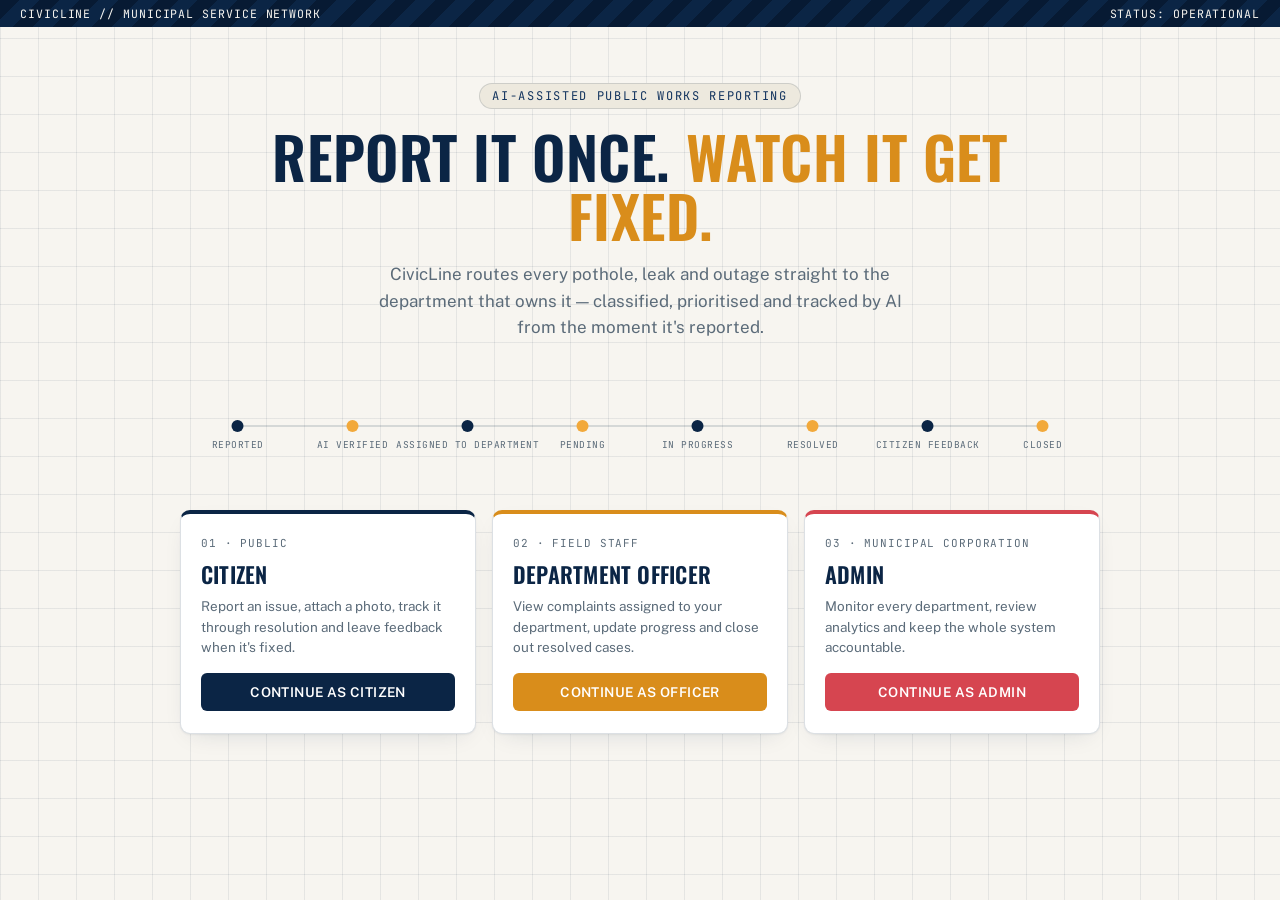
<file: index.html>
<!DOCTYPE html>
<html lang="en">
<head>
<meta charset="UTF-8">
<meta name="viewport" content="width=device-width, initial-scale=1.0">
<title>CivicLine — AI Smart Civic Issue Reporting & Resolution System</title>
<link rel="preconnect" href="https://fonts.googleapis.com">
<link href="https://fonts.googleapis.com/css2?family=Oswald:wght@400;500;600;700&family=Public+Sans:wght@400;500;600;700&family=JetBrains+Mono:wght@400;500;600&display=swap" rel="stylesheet">
<style>
/* ============ TOKENS ============ */
:root{
  --navy:#0B2545;
  --navy-light:#13345E;
  --navy-dark:#071A33;
  --amber:#F2A93B;
  --amber-dark:#D98D1B;
  --red:#D64550;
  --green:#2E8B57;
  --paper:#F7F5F0;
  --paper-dim:#EDE9DE;
  --card:#FFFFFF;
  --slate:#5B6B79;
  --ink:#1B2430;
  --line:rgba(11,37,69,0.14);
  --line-soft:rgba(11,37,69,0.08);
  --radius:10px;
  --font-display:'Oswald',sans-serif;
  --font-body:'Public Sans',sans-serif;
  --font-mono:'JetBrains Mono',monospace;
  --shadow:0 1px 2px rgba(11,37,69,.06), 0 8px 24px -12px rgba(11,37,69,.18);
}
*{box-sizing:border-box;}
html,body{margin:0;padding:0;}
body{
  font-family:var(--font-body);
  background:var(--paper);
  color:var(--ink);
  -webkit-font-smoothing:antialiased;
  background-image:
    linear-gradient(var(--line-soft) 1px, transparent 1px),
    linear-gradient(90deg, var(--line-soft) 1px, transparent 1px);
  background-size:38px 38px;
}
h1,h2,h3,h4{font-family:var(--font-display);font-weight:600;letter-spacing:.01em;margin:0;color:var(--navy);text-transform:uppercase;}
a{color:inherit;}
button{font-family:var(--font-body);cursor:pointer;}
:focus-visible{outline:3px solid var(--amber);outline-offset:2px;}
.mono{font-family:var(--font-mono);}
.hidden{display:none !important;}

/* ============ LAYOUT SHELLS ============ */
#app{min-height:100vh;display:flex;flex-direction:column;}

/* ---- Top ticker bar (signature municipal-sign strip) ---- */
.ticker{
  background:repeating-linear-gradient(135deg, var(--navy-dark) 0 14px, var(--navy) 14px 28px);
  color:var(--paper);
  font-family:var(--font-mono);
  font-size:11.5px;
  letter-spacing:.08em;
  padding:6px 20px;
  display:flex;justify-content:space-between;
  text-transform:uppercase;
}

/* ---- Landing ---- */
.landing{
  flex:1;display:flex;flex-direction:column;align-items:center;
  padding:56px 20px 80px;
}
.landing-header{max-width:880px;text-align:center;margin-bottom:44px;}
.eyebrow{
  display:inline-block;font-family:var(--font-mono);font-size:12px;letter-spacing:.14em;
  color:var(--navy-light);background:var(--paper-dim);border:1px solid var(--line);
  padding:4px 12px;border-radius:100px;margin-bottom:18px;text-transform:uppercase;
}
.landing-header h1{font-size:clamp(32px,6vw,58px);line-height:1.02;}
.landing-header h1 span{color:var(--amber-dark);}
.landing-header p{font-size:17px;color:var(--slate);max-width:560px;margin:16px auto 0;line-height:1.55;}

/* Signature: transit-map style status line on landing */
.flow-rail{max-width:920px;width:100%;margin:8px 0 48px;}
.flow-rail svg{width:100%;height:auto;display:block;}

.role-grid{display:grid;grid-template-columns:repeat(auto-fit,minmax(230px,1fr));gap:16px;max-width:920px;width:100%;}
.role-card{
  background:var(--card);border:1px solid var(--line);border-radius:var(--radius);
  padding:22px 20px;text-align:left;box-shadow:var(--shadow);
  border-top:4px solid var(--navy);position:relative;overflow:hidden;
  transition:transform .15s ease;
}
.role-card:hover{transform:translateY(-3px);}
.role-card .tag{font-family:var(--font-mono);font-size:11px;color:var(--slate);letter-spacing:.08em;text-transform:uppercase;}
.role-card h3{font-size:22px;margin:8px 0 6px;}
.role-card p{color:var(--slate);font-size:13.5px;line-height:1.5;margin:0 0 16px;}
.role-card button{
  width:100%;padding:11px;border-radius:6px;border:none;background:var(--navy);color:#fff;
  font-weight:600;font-size:13.5px;letter-spacing:.03em;text-transform:uppercase;
}
.role-card button:hover{background:var(--navy-light);}
.role-card.officer{border-top-color:var(--amber-dark);}
.role-card.officer button{background:var(--amber-dark);}
.role-card.officer button:hover{background:var(--amber);}
.role-card.admin{border-top-color:var(--red);}
.role-card.admin button{background:var(--red);}
.role-card.admin button:hover{background:#c1394a;}

.login-form{display:none;flex-direction:column;gap:10px;margin-top:4px;}
.login-form.show{display:flex;}
.login-form input,.login-form select{
  padding:9px 10px;border:1px solid var(--line);border-radius:6px;font-family:var(--font-body);font-size:13.5px;background:var(--paper);
}
.login-form .go{background:var(--green) !important;}

/* ---- App shell (post-login) ---- */
.shell{flex:1;display:flex;min-height:100vh;}
.sidebar{
  width:230px;flex-shrink:0;background:var(--navy);color:#dfe7f2;
  display:flex;flex-direction:column;padding:22px 0;position:sticky;top:0;height:100vh;
}
.sidebar .brand{padding:0 20px 20px;border-bottom:1px solid rgba(255,255,255,.12);margin-bottom:14px;}
.sidebar .brand b{font-family:var(--font-display);font-size:19px;color:#fff;letter-spacing:.02em;text-transform:uppercase;}
.sidebar .brand div{font-family:var(--font-mono);font-size:10.5px;opacity:.65;margin-top:3px;text-transform:uppercase;letter-spacing:.08em;}
.sidebar nav{display:flex;flex-direction:column;gap:2px;padding:0 10px;}
.sidebar nav button{
  background:none;border:none;color:#c9d5e6;text-align:left;padding:10px 12px;border-radius:6px;
  font-size:13.5px;font-weight:500;display:flex;align-items:center;gap:9px;
}
.sidebar nav button:hover{background:rgba(255,255,255,.06);color:#fff;}
.sidebar nav button.active{background:var(--amber);color:var(--navy-dark);font-weight:700;}
.sidebar .who{margin-top:auto;padding:16px 20px 0;border-top:1px solid rgba(255,255,255,.12);}
.sidebar .who .name{font-weight:600;color:#fff;font-size:13.5px;}
.sidebar .who .role{font-family:var(--font-mono);font-size:10.5px;opacity:.6;text-transform:uppercase;letter-spacing:.06em;}
.sidebar .who button{margin-top:10px;width:100%;background:rgba(255,255,255,.08);border:none;color:#fff;padding:8px;border-radius:6px;font-size:12.5px;}
.sidebar .who button:hover{background:rgba(255,255,255,.16);}

.main{flex:1;padding:28px 34px 60px;max-width:1200px;}
.view{display:none;}
.view.active{display:block;}
.page-head{display:flex;justify-content:space-between;align-items:flex-end;flex-wrap:wrap;gap:14px;margin-bottom:22px;}
.page-head h2{font-size:26px;}
.page-head .sub{color:var(--slate);font-size:13.5px;margin-top:4px;}

/* ---- Cards / stats ---- */
.stat-grid{display:grid;grid-template-columns:repeat(auto-fit,minmax(150px,1fr));gap:12px;margin-bottom:26px;}
.stat-card{background:var(--card);border:1px solid var(--line);border-radius:var(--radius);padding:14px 16px;box-shadow:var(--shadow);}
.stat-card .num{font-family:var(--font-display);font-size:30px;color:var(--navy);}
.stat-card .lbl{font-size:11.5px;color:var(--slate);text-transform:uppercase;letter-spacing:.06em;font-family:var(--font-mono);}
.stat-card.accent-red .num{color:var(--red);}
.stat-card.accent-amber .num{color:var(--amber-dark);}
.stat-card.accent-green .num{color:var(--green);}

.panel{background:var(--card);border:1px solid var(--line);border-radius:var(--radius);box-shadow:var(--shadow);padding:22px;margin-bottom:22px;}
.panel h3{font-size:16px;margin-bottom:14px;}

/* ---- Form elements ---- */
.field{margin-bottom:14px;}
.field label{display:block;font-size:12.5px;font-weight:600;color:var(--navy-light);margin-bottom:5px;text-transform:uppercase;letter-spacing:.04em;font-family:var(--font-mono);}
.field input,.field select,.field textarea{
  width:100%;padding:10px 11px;border:1px solid var(--line);border-radius:6px;font-family:var(--font-body);font-size:14px;background:var(--paper);color:var(--ink);
}
.field textarea{min-height:90px;resize:vertical;}
.row2{display:grid;grid-template-columns:1fr 1fr;gap:14px;}
.btn{padding:10px 18px;border-radius:6px;border:none;font-weight:600;font-size:13.5px;letter-spacing:.02em;background:var(--navy);color:#fff;text-transform:uppercase;}
.btn:hover{background:var(--navy-light);}
.btn.amber{background:var(--amber-dark);}
.btn.amber:hover{background:var(--amber);}
.btn.ghost{background:none;border:1px solid var(--line);color:var(--navy);}
.btn.ghost:hover{background:var(--paper-dim);}
.btn.sm{padding:6px 12px;font-size:12px;}

.ai-box{
  background:linear-gradient(135deg,rgba(11,37,69,.05),rgba(242,169,59,.08));
  border:1px dashed var(--navy-light);border-radius:8px;padding:13px 15px;margin:14px 0;font-size:13px;color:var(--navy-light);
}
.ai-box b{font-family:var(--font-mono);font-size:10.5px;letter-spacing:.08em;text-transform:uppercase;color:var(--amber-dark);display:block;margin-bottom:6px;}

/* ---- Badges ---- */
.badge{display:inline-block;padding:3px 9px;border-radius:100px;font-size:11px;font-weight:700;text-transform:uppercase;letter-spacing:.03em;font-family:var(--font-mono);}
.badge.High{background:rgba(214,69,80,.12);color:var(--red);}
.badge.Medium{background:rgba(242,169,59,.16);color:var(--amber-dark);}
.badge.Low{background:rgba(46,139,87,.12);color:var(--green);}
.badge.status{background:var(--paper-dim);color:var(--navy);border:1px solid var(--line);}
.badge.status.Resolved,.badge.status.Closed{background:rgba(46,139,87,.12);color:var(--green);}
.badge.status.InProgress{background:rgba(242,169,59,.16);color:var(--amber-dark);}

/* ---- Complaint cards / table ---- */
.complaint-card{background:var(--card);border:1px solid var(--line);border-radius:var(--radius);box-shadow:var(--shadow);padding:18px 20px;margin-bottom:14px;}
.complaint-card .top{display:flex;justify-content:space-between;gap:10px;flex-wrap:wrap;align-items:flex-start;}
.complaint-card .id{font-family:var(--font-mono);color:var(--slate);font-size:11.5px;}
.complaint-card h4{font-size:17px;text-transform:none;color:var(--ink);margin:4px 0 3px;font-family:var(--font-body);font-weight:700;}
.complaint-card .meta{font-size:12.5px;color:var(--slate);margin-bottom:10px;}
.complaint-card .desc{font-size:13.5px;color:var(--ink);line-height:1.5;margin-bottom:10px;}
.badges{display:flex;gap:6px;flex-wrap:wrap;}

/* Station tracker (signature element reused inside complaint cards) */
.tracker{display:flex;align-items:center;margin:16px 0 6px;overflow-x:auto;padding-bottom:4px;}
.tracker .stn{display:flex;flex-direction:column;align-items:center;min-width:84px;position:relative;}
.tracker .dot{width:14px;height:14px;border-radius:50%;background:var(--paper-dim);border:2px solid var(--line);z-index:2;}
.tracker .stn.done .dot{background:var(--navy);border-color:var(--navy);}
.tracker .stn.current .dot{background:var(--amber);border-color:var(--amber-dark);box-shadow:0 0 0 4px rgba(242,169,59,.25);}
.tracker .lbl{font-size:9.5px;text-align:center;margin-top:6px;color:var(--slate);text-transform:uppercase;letter-spacing:.03em;font-family:var(--font-mono);line-height:1.3;max-width:84px;}
.tracker .stn.done .lbl,.tracker .stn.current .lbl{color:var(--navy);font-weight:700;}
.tracker .track{position:absolute;top:6px;left:-50%;width:100%;height:2px;background:var(--line);z-index:1;}
.tracker .stn.done .track{background:var(--navy);}
.tracker .stn:first-child .track{display:none;}

.photo-pair{display:grid;grid-template-columns:1fr 1fr;gap:10px;margin:12px 0;}
.photo-pair .ph{border:1px solid var(--line);border-radius:8px;overflow:hidden;background:var(--paper-dim);}
.photo-pair .ph img{width:100%;height:120px;object-fit:cover;display:block;}
.photo-pair .ph .cap{font-size:10.5px;font-family:var(--font-mono);text-transform:uppercase;padding:4px 8px;color:var(--slate);letter-spacing:.05em;}
.photo-pair .ph.empty{display:flex;align-items:center;justify-content:center;height:120px;color:var(--slate);font-size:12px;}

table{width:100%;border-collapse:collapse;font-size:13px;}
th{text-align:left;font-family:var(--font-mono);font-size:10.5px;text-transform:uppercase;letter-spacing:.05em;color:var(--slate);padding:8px 10px;border-bottom:2px solid var(--line);}
td{padding:10px;border-bottom:1px solid var(--line-soft);vertical-align:top;}
tr:hover td{background:var(--paper-dim);}
.table-wrap{overflow-x:auto;}

.bar-chart{display:flex;flex-direction:column;gap:10px;}
.bar-row{display:grid;grid-template-columns:170px 1fr 34px;align-items:center;gap:10px;font-size:12.5px;}
.bar-row .track{background:var(--paper-dim);border-radius:5px;height:14px;overflow:hidden;}
.bar-row .fill{height:100%;background:var(--navy);border-radius:5px;}

.empty-state{text-align:center;padding:40px 20px;color:var(--slate);}
.empty-state b{display:block;color:var(--navy);font-family:var(--font-display);font-size:16px;text-transform:uppercase;margin-bottom:6px;}

.filters{display:flex;gap:10px;flex-wrap:wrap;margin-bottom:16px;}
.filters select{padding:7px 10px;border:1px solid var(--line);border-radius:6px;font-size:12.5px;background:var(--card);}

.modal-bg{position:fixed;inset:0;background:rgba(11,20,33,.55);display:flex;align-items:center;justify-content:center;z-index:50;padding:20px;}
.modal{background:var(--card);border-radius:12px;max-width:460px;width:100%;padding:24px;box-shadow:0 20px 60px rgba(0,0,0,.3);max-height:90vh;overflow-y:auto;}
.modal h3{margin-bottom:14px;}
.modal .close-x{float:right;background:none;border:none;font-size:20px;color:var(--slate);}

.toast{position:fixed;bottom:20px;right:20px;background:var(--navy);color:#fff;padding:13px 18px;border-radius:8px;font-size:13.5px;box-shadow:0 10px 30px rgba(0,0,0,.25);z-index:100;max-width:320px;border-left:4px solid var(--amber);}

.stars{display:flex;gap:4px;font-size:22px;cursor:pointer;}
.stars span{color:var(--line);}
.stars span.on{color:var(--amber-dark);}

.future-list{display:grid;grid-template-columns:repeat(auto-fit,minmax(220px,1fr));gap:12px;}
.future-list .fi{background:var(--card);border:1px solid var(--line);border-radius:8px;padding:14px;font-size:12.5px;color:var(--slate);}
.future-list .fi b{display:block;color:var(--navy);font-family:var(--font-display);font-size:13.5px;text-transform:uppercase;margin-bottom:4px;}

@media (max-width:820px){
  .shell{flex-direction:column;}
  .sidebar{width:100%;height:auto;position:relative;flex-direction:row;overflow-x:auto;padding:12px;}
  .sidebar .brand{display:none;}
  .sidebar nav{flex-direction:row;padding:0;}
  .sidebar .who{display:none;}
  .main{padding:20px 16px 50px;}
  .row2{grid-template-columns:1fr;}
}
</style>
</head>
<body>
<div id="app">

  <div class="ticker">
    <span>CIVICLINE // MUNICIPAL SERVICE NETWORK</span>
    <span id="clock">STATUS: OPERATIONAL</span>
  </div>

  <!-- ===================== LANDING ===================== -->
  <div class="landing" id="landing">
    <div class="landing-header">
      <span class="eyebrow">AI-Assisted Public Works Reporting</span>
      <h1>Report it once. <span>Watch it get fixed.</span></h1>
      <p>CivicLine routes every pothole, leak and outage straight to the department that owns it — classified, prioritised and tracked by AI from the moment it's reported.</p>
    </div>

    <div class="flow-rail" id="flowRail"></div>

    <div class="role-grid" id="roleGrid">
      <div class="role-card citizen">
        <div class="tag">01 · Public</div>
        <h3>Citizen</h3>
        <p>Report an issue, attach a photo, track it through resolution and leave feedback when it's fixed.</p>
        <button data-role="citizen">Continue as Citizen</button>
        <div class="login-form" data-form="citizen">
          <input type="text" placeholder="Full name" data-field="name">
          <input type="text" placeholder="Ward / Area (e.g. Kothrud)" data-field="area">
          <button class="go" data-login="citizen">Enter Citizen Portal →</button>
        </div>
      </div>
      <div class="role-card officer">
        <div class="tag">02 · Field Staff</div>
        <h3>Department Officer</h3>
        <p>View complaints assigned to your department, update progress and close out resolved cases.</p>
        <button data-role="officer">Continue as Officer</button>
        <div class="login-form" data-form="officer">
          <input type="text" placeholder="Officer name" data-field="name">
          <select data-field="dept">
            <option value="">Select department…</option>
          </select>
          <button class="go" data-login="officer">Enter Officer Portal →</button>
        </div>
      </div>
      <div class="role-card admin">
        <div class="tag">03 · Municipal Corporation</div>
        <h3>Admin</h3>
        <p>Monitor every department, review analytics and keep the whole system accountable.</p>
        <button data-role="admin">Continue as Admin</button>
        <div class="login-form" data-form="admin">
          <input type="text" placeholder="Admin name" data-field="name">
          <input type="password" placeholder="Access code (any value)" data-field="pass">
          <button class="go" data-login="admin">Enter Admin Console →</button>
        </div>
      </div>
    </div>
  </div>

  <!-- ===================== APP SHELL ===================== -->
  <div class="shell hidden" id="shell">
    <div class="sidebar">
      <div class="brand"><b>CivicLine</b><div>AI Civic Resolution System</div></div>
      <nav id="navLinks"></nav>
      <div class="who">
        <div class="name" id="whoName">—</div>
        <div class="role" id="whoRole">—</div>
        <button id="logoutBtn">Log out</button>
      </div>
    </div>
    <div class="main" id="main"></div>
  </div>

</div>

<div id="toastHost"></div>

<script>
/* =========================================================================
   DATA MODEL — everything lives in memory for this session (no backend).
   ========================================================================= */

const CATEGORIES = [
  {key:'pothole',  label:'Potholes / Road Damage',        icon:'🛣️', dept:'Road Maintenance',            priority:'High',   kw:['pothole','road','crack','asphalt','damaged road','hole']},
  {key:'light',    label:'Streetlight Not Working',        icon:'💡', dept:'Electrical Department',       priority:'Medium', kw:['streetlight','street light','lamp','bulb','dark','pole light']},
  {key:'garbage',  label:'Garbage Overflow',                icon:'🗑️', dept:'Sanitation Department',       priority:'Medium', kw:['garbage','trash','waste bin','overflow','dump']},
  {key:'waterleak',label:'Water Leakage',                   icon:'💧', dept:'Water Supply Department',     priority:'High',   kw:['water leak','pipe burst','pipeline','supply leak','tap leak']},
  {key:'gutter',   label:'Open/Blocked Gutter Chamber',      icon:'🕳️', dept:'Sewerage Department',         priority:'High',   kw:['gutter','chamber','manhole','sewer','open drain cover']},
  {key:'drainage', label:'Drainage Blockage',                icon:'🌧️', dept:'Drainage Department',         priority:'High',   kw:['drain','drainage','waterlog','flood','clog','block']},
  {key:'river',    label:'River Filled with Plastic Waste',  icon:'🌊', dept:'Environment Department',      priority:'High',   kw:['river','plastic','pollution','stream','lake waste']},
  {key:'tree',     label:'Fallen Tree / Road Obstruction',   icon:'🌳', dept:'Parks & Disaster Management', priority:'High',   kw:['tree','fallen','branch','storm damage','obstruction']},
];

const STATUS_FLOW = ['Reported','AI Verified','Assigned to Department','Pending','In Progress','Resolved','Citizen Feedback','Closed'];

const DEPARTMENTS = [...new Set(CATEGORIES.map(c=>c.dept))];

let state = {
  currentUser: null, // {role, name, area/dept/pass}
  activeView: null,
  complaints: [], // seeded below
  idCounter: 1000,
};

function nid(){ state.idCounter++; return 'CL-'+state.idCounter; }

function seedData(){
  const seeds = [
    {cat:'pothole', title:'Deep pothole near FC Road junction', desc:'Large pothole about 2 feet wide causing two-wheelers to swerve dangerously near the signal.', area:'Shivajinagar', name:'Ravi Kulkarni', status:'In Progress', daysAgo:6},
    {cat:'light', title:'Streetlight out on Lane 4', desc:'Three consecutive streetlights have been off for over a week, making the lane unsafe at night.', area:'Kothrud', name:'Anita Deshmukh', status:'Assigned to Department', daysAgo:3},
    {cat:'garbage', title:'Garbage bin overflowing outside market', desc:'The community bin near the vegetable market has been overflowing for four days, attracting stray animals.', area:'Deccan', name:'Sameer Joshi', status:'Pending', daysAgo:2},
    {cat:'waterleak', title:'Continuous water leakage from main pipeline', desc:'Water has been leaking from an underground pipe onto the road, wasting water and eroding the footpath.', area:'Aundh', name:'Priya Nair', status:'Resolved', daysAgo:10, resolved:true},
    {cat:'gutter', title:'Open gutter chamber cover missing', desc:'The chamber cover is missing, creating a serious fall hazard for pedestrians and children.', area:'Hadapsar', name:'Mohit Verma', status:'AI Verified', daysAgo:1},
    {cat:'drainage', title:'Drainage blocked causing waterlogging', desc:'Heavy rain caused waterlogging up to a foot deep because the drainage line is completely blocked with debris.', area:'Karve Nagar', name:'Sunita Rao', status:'Reported', daysAgo:0},
    {cat:'river', title:'Plastic waste accumulating along riverbank', desc:'A large amount of plastic waste has collected along the riverbank near the bridge, harming the local ecosystem.', area:'Sangamwadi', name:'Karan Mehta', status:'Closed', daysAgo:20, resolved:true},
    {cat:'tree', title:'Tree fallen after storm, blocking road', desc:'A large tree fell across the main road after last night\'s storm, completely blocking traffic in both directions.', area:'Baner', name:'Neha Sharma', status:'In Progress', daysAgo:1},
  ];
  seeds.forEach(s=>{
    const cat = CATEGORIES.find(c=>c.key===s.cat);
    const reportedDate = new Date(Date.now() - s.daysAgo*86400000);
    const c = {
      id: nid(),
      title: s.title,
      description: s.desc,
      categoryKey: cat.key,
      category: cat.label,
      department: cat.dept,
      priority: cat.priority,
      status: s.status,
      citizenName: s.name,
      location: s.area+', Pune',
      dateReported: reportedDate,
      dateResolved: s.resolved ? new Date(reportedDate.getTime()+3*86400000) : null,
      officerRemarks: s.resolved ? 'Issue verified and resolved as per standard procedure.' : '',
      assignedOfficer: STATUS_FLOW.indexOf(s.status) >= 2 ? 'Officer '+cat.dept.split(' ')[0] : null,
      imageBefore: null,
      imageAfter: s.resolved ? null : null,
      feedback: s.status==='Closed' ? {rating:5, comment:'Resolved quickly, thank you!'} : null,
      aiSummary: aiSummarize(s.desc),
      aiAck: null,
    };
    c.aiAck = aiAcknowledgment(c);
    state.complaints.push(c);
  });
}

/* =========================================================================
   "AI" SIMULATION LAYER
   ========================================================================= */
function aiClassify(text){
  const t = text.toLowerCase();
  let best = null, bestScore = 0;
  CATEGORIES.forEach(cat=>{
    let score = 0;
    cat.kw.forEach(k=>{ if(t.includes(k)) score += k.split(' ').length; });
    if(score > bestScore){ bestScore = score; best = cat; }
  });
  return {category: best, confidence: best ? Math.min(97, 55 + bestScore*12) : 0};
}

function aiPriority(cat, text){
  const t = text.toLowerCase();
  const urgentWords = ['urgent','emergency','danger','accident','injur','child','collapse','severe','major'];
  let bump = urgentWords.some(w=>t.includes(w));
  if(!cat) return 'Medium';
  if(bump && cat.priority !== 'High') return 'High';
  return cat.priority;
}

function aiSummarize(text){
  if(text.length <= 90) return text;
  const sentences = text.split(/(?<=[.!?])\s+/);
  let out = sentences[0];
  if(out.length > 110) out = out.slice(0,107)+'…';
  return out;
}

function aiAcknowledgment(c){
  return `Thank you, ${c.citizenName.split(' ')[0]}. Your report "${c.title}" has been logged as ${c.id} and auto-classified under ${c.category}. It has been routed to the ${c.department} with ${c.priority} priority. You'll be notified as the status changes.`;
}

/* =========================================================================
   UTILITIES
   ========================================================================= */
function fmtDate(d){ if(!d) return '—'; return new Date(d).toLocaleDateString('en-IN',{day:'2-digit',month:'short',year:'numeric'}); }
function daysSince(d){ return Math.floor((Date.now()-new Date(d).getTime())/86400000); }
function toast(msg){
  const host = document.getElementById('toastHost');
  const el = document.createElement('div');
  el.className = 'toast';
  el.textContent = msg;
  host.appendChild(el);
  setTimeout(()=>el.remove(), 3600);
}
function fileToDataUrl(file){
  return new Promise((res)=>{
    const r = new FileReader();
    r.onload = ()=>res(r.result);
    r.readAsDataURL(file);
  });
}
function el(html){ const d=document.createElement('div'); d.innerHTML=html.trim(); return d.firstChild; }

/* =========================================================================
   STATUS TRACKER (signature component)
   ========================================================================= */
function trackerHTML(status){
  const idx = STATUS_FLOW.indexOf(status);
  return `<div class="tracker">${STATUS_FLOW.map((s,i)=>{
    const cls = i < idx ? 'done' : (i===idx ? 'current' : '');
    return `<div class="stn ${cls}"><div class="track"></div><div class="dot"></div><div class="lbl">${s}</div></div>`;
  }).join('')}</div>`;
}

function flowRailSVG(){
  const w = 920, stepW = w/(STATUS_FLOW.length), y = 34;
  let dots='', labels='', lines='';
  STATUS_FLOW.forEach((s,i)=>{
    const x = stepW*i + stepW/2;
    if(i>0) lines += `<line x1="${x-stepW}" y1="${y}" x2="${x}" y2="${y}" stroke="var(--line)" stroke-width="2"/>`;
    dots += `<circle cx="${x}" cy="${y}" r="6" fill="${i%2===0?'var(--navy)':'var(--amber)'}" />`;
    labels += `<text x="${x}" y="${y+22}" text-anchor="middle" font-family="JetBrains Mono, monospace" font-size="9.5" fill="var(--slate)" letter-spacing="0.5">${s.toUpperCase()}</text>`;
  });
  return `<svg viewBox="0 0 ${w} 70" xmlns="http://www.w3.org/2000/svg">
    <style>text{text-transform:uppercase;}</style>
    ${lines}${dots}${labels}
  </svg>`;
}

/* =========================================================================
   ROUTING / NAV CONFIG
   ========================================================================= */
const NAV = {
  citizen: [
    {id:'c-report', label:'📝 Report Issue'},
    {id:'c-track', label:'📍 Track Complaints'},
    {id:'c-history', label:'🗂️ History'},
  ],
  officer: [
    {id:'o-assigned', label:'📋 Assigned Complaints'},
  ],
  admin: [
    {id:'a-dashboard', label:'📊 Dashboard'},
    {id:'a-complaints', label:'🗃️ All Complaints'},
    {id:'a-analytics', label:'📈 Analytics'},
    {id:'a-departments', label:'🏢 Departments'},
    {id:'a-users', label:'👥 Manage Users'},
  ],
};

/* =========================================================================
   INIT
   ========================================================================= */
document.addEventListener('DOMContentLoaded', ()=>{
  seedData();
  document.getElementById('flowRail').innerHTML = flowRailSVG();

  // populate officer dept dropdown
  const deptSelect = document.querySelector('[data-form="officer"] select[data-field="dept"]');
  DEPARTMENTS.forEach(d=>{
    const o = document.createElement('option'); o.value=d; o.textContent=d; deptSelect.appendChild(o);
  });

  document.querySelectorAll('.role-card > button[data-role]').forEach(btn=>{
    btn.addEventListener('click', ()=>{
      document.querySelectorAll('.login-form').forEach(f=>f.classList.remove('show'));
      document.querySelector(`[data-form="${btn.dataset.role}"]`).classList.add('show');
    });
  });

  document.querySelectorAll('[data-login]').forEach(btn=>{
    btn.addEventListener('click', ()=>{
      const role = btn.dataset.login;
      const form = document.querySelector(`[data-form="${role}"]`);
      const data = {role};
      form.querySelectorAll('[data-field]').forEach(f=> data[f.dataset.field] = f.value.trim());
      if(!data.name){ toast('Please enter a name to continue.'); return; }
      if(role==='officer' && !data.dept){ toast('Please select a department.'); return; }
      state.currentUser = data;
      enterApp();
    });
  });

  document.getElementById('logoutBtn').addEventListener('click', ()=>{
    state.currentUser = null;
    document.getElementById('shell').classList.add('hidden');
    document.getElementById('landing').classList.remove('hidden');
    document.querySelectorAll('.login-form').forEach(f=>{ f.classList.remove('show'); f.querySelectorAll('input').forEach(i=>i.value=''); });
  });
});

function enterApp(){
  document.getElementById('landing').classList.add('hidden');
  document.getElementById('shell').classList.remove('hidden');
  const u = state.currentUser;
  document.getElementById('whoName').textContent = u.name;
  document.getElementById('whoRole').textContent = u.role + (u.dept ? ' · '+u.dept : (u.area ? ' · '+u.area : ''));

  const nav = document.getElementById('navLinks');
  nav.innerHTML = '';
  NAV[u.role].forEach((item,i)=>{
    const b = document.createElement('button');
    b.textContent = item.label;
    b.dataset.view = item.id;
    if(i===0) b.classList.add('active');
    b.addEventListener('click', ()=>{
      nav.querySelectorAll('button').forEach(x=>x.classList.remove('active'));
      b.classList.add('active');
      renderView(item.id);
    });
    nav.appendChild(b);
  });
  renderView(NAV[u.role][0].id);
}

function renderView(id){
  state.activeView = id;
  const main = document.getElementById('main');
  main.innerHTML = '';
  const map = {
    'c-report': renderCitizenReport,
    'c-track': renderCitizenTrack,
    'c-history': renderCitizenHistory,
    'o-assigned': renderOfficerAssigned,
    'a-dashboard': renderAdminDashboard,
    'a-complaints': renderAdminComplaints,
    'a-analytics': renderAdminAnalytics,
    'a-departments': renderAdminDepartments,
    'a-users': renderAdminUsers,
  };
  (map[id] || function(){})(main);
}

/* =========================================================================
   CITIZEN: REPORT ISSUE
   ========================================================================= */
function renderCitizenReport(main){
  main.appendChild(el(`
    <div class="page-head">
      <div><h2>Report a Civic Issue</h2><div class="sub">Describe the problem — CivicLine's AI will classify it and route it automatically.</div></div>
    </div>
  `));

  const panel = el(`
    <div class="panel">
      <div class="field"><label>Title</label><input id="f-title" placeholder="e.g. Pothole near bus stop"></div>
      <div class="field"><label>Description</label><textarea id="f-desc" placeholder="Describe what you saw, and where exactly…"></textarea></div>
      <div id="aiSuggest"></div>
      <div class="row2">
        <div class="field"><label>Category</label>
          <select id="f-cat"><option value="">Select or let AI suggest…</option>
            ${CATEGORIES.map(c=>`<option value="${c.key}">${c.icon} ${c.label}</option>`).join('')}
          </select>
        </div>
        <div class="field"><label>Location</label><input id="f-loc" placeholder="e.g. Kothrud, Pune" value="${state.currentUser.area || ''}"></div>
      </div>
      <div class="field"><label>Upload Photo (optional)</label><input type="file" id="f-photo" accept="image/*"></div>
      <div id="photoPreview"></div>
      <button class="btn amber" id="submitBtn">Submit Report</button>
    </div>
  `);
  main.appendChild(panel);

  let photoData = null;

  document.getElementById('f-desc').addEventListener('input', (e)=>{
    const box = document.getElementById('aiSuggest');
    const text = e.target.value;
    if(text.length < 8){ box.innerHTML=''; return; }
    const {category, confidence} = aiClassify(text);
    if(category){
      const pr = aiPriority(category, text);
      box.innerHTML = `<div class="ai-box"><b>🤖 AI Suggestion — ${confidence}% confidence</b>
        Looks like <strong>${category.icon} ${category.label}</strong> → routed to <strong>${category.dept}</strong>, priority <strong>${pr}</strong>.
        <div style="margin-top:8px;"><button class="btn sm ghost" id="acceptSuggest">Use this classification</button></div></div>`;
      document.getElementById('acceptSuggest').addEventListener('click', ()=>{
        document.getElementById('f-cat').value = category.key;
        toast('AI classification applied.');
      });
    } else {
      box.innerHTML = `<div class="ai-box"><b>🤖 AI Suggestion</b>Not enough signal yet — please pick a category manually.</div>`;
    }
  });

  document.getElementById('f-photo').addEventListener('change', async (e)=>{
    const file = e.target.files[0];
    if(!file) return;
    photoData = await fileToDataUrl(file);
    document.getElementById('photoPreview').innerHTML = `<div class="photo-pair" style="grid-template-columns:1fr;"><div class="ph"><img src="${photoData}"><div class="cap">Attached photo</div></div></div>`;
  });

  document.getElementById('submitBtn').addEventListener('click', ()=>{
    const title = document.getElementById('f-title').value.trim();
    const desc = document.getElementById('f-desc').value.trim();
    const loc = document.getElementById('f-loc').value.trim();
    let catKey = document.getElementById('f-cat').value;

    if(!title || !desc || !loc){ toast('Please fill in title, description and location.'); return; }
    if(!catKey){
      const guess = aiClassify(desc).category;
      if(!guess){ toast('Please select a category — AI could not confidently detect one.'); return; }
      catKey = guess.key;
    }
    const cat = CATEGORIES.find(c=>c.key===catKey);
    const priority = aiPriority(cat, desc);

    const c = {
      id: nid(),
      title, description: desc,
      categoryKey: cat.key, category: cat.label, department: cat.dept, priority,
      status: 'AI Verified',
      citizenName: state.currentUser.name,
      location: loc,
      dateReported: new Date(),
      dateResolved: null,
      officerRemarks: '',
      assignedOfficer: null,
      imageBefore: photoData,
      imageAfter: null,
      feedback: null,
      aiSummary: aiSummarize(desc),
      aiAck: null,
    };
    c.aiAck = aiAcknowledgment(c);
    state.complaints.push(c);
    setTimeout(()=>{ c.status = 'Assigned to Department'; }, 50);

    main.innerHTML = '';
    main.appendChild(el(`
      <div class="page-head"><div><h2>Report Submitted</h2><div class="sub">${c.id}</div></div></div>
      <div class="panel">
        <div class="ai-box"><b>🤖 AI Acknowledgment</b>${c.aiAck}</div>
        <div class="badges" style="margin:12px 0;">
          <span class="badge status">${c.category}</span>
          <span class="badge ${c.priority}">${c.priority} Priority</span>
          <span class="badge status">${c.department}</span>
        </div>
        ${trackerHTML(c.status)}
        <button class="btn" id="goTrack" style="margin-top:16px;">Track this complaint →</button>
      </div>
    `));
    document.getElementById('goTrack').addEventListener('click', ()=>{
      document.querySelectorAll('.sidebar nav button').forEach(b=>b.classList.toggle('active', b.dataset.view==='c-track'));
      renderView('c-track');
    });
    toast('Report submitted — AI has classified and routed it.');
  });
}

/* =========================================================================
   CITIZEN: TRACK / HISTORY
   ========================================================================= */
function myComplaints(){
  return state.complaints.filter(c=>c.citizenName === state.currentUser.name);
}

function renderCitizenTrack(main){
  const mine = myComplaints().filter(c=>!['Closed'].includes(c.status));
  main.appendChild(el(`<div class="page-head"><div><h2>Track Complaints</h2><div class="sub">${mine.length} active report${mine.length===1?'':'s'}</div></div></div>`));
  if(mine.length===0){
    main.appendChild(el(`<div class="panel"><div class="empty-state"><b>No active complaints</b>Submit a report and it'll show up here for tracking.</div></div>`));
    return;
  }
  mine.sort((a,b)=>new Date(b.dateReported)-new Date(a.dateReported));
  mine.forEach(c=> main.appendChild(complaintCard(c, {showTracker:true, showFeedback:c.status==='Resolved'})));
}

function renderCitizenHistory(main){
  const mine = myComplaints();
  main.appendChild(el(`<div class="page-head"><div><h2>Complaint History</h2><div class="sub">${mine.length} total report${mine.length===1?'':'s'}</div></div></div>`));
  if(mine.length===0){
    main.appendChild(el(`<div class="panel"><div class="empty-state"><b>No complaints yet</b>Your submitted reports will appear here.</div></div>`));
    return;
  }
  mine.sort((a,b)=>new Date(b.dateReported)-new Date(a.dateReported));
  mine.forEach(c=> main.appendChild(complaintCard(c, {showTracker:false, compact:true})));
}

function complaintCard(c, opts={}){
  const cat = CATEGORIES.find(x=>x.key===c.categoryKey);
  const card = el(`
    <div class="complaint-card">
      <div class="top">
        <div>
          <div class="id mono">${c.id} · ${fmtDate(c.dateReported)}</div>
          <h4>${cat?cat.icon:''} ${c.title}</h4>
          <div class="meta">${c.location} · ${c.department}</div>
        </div>
        <div class="badges">
          <span class="badge ${c.priority}">${c.priority}</span>
          <span class="badge status ${c.status.replace(/\s/g,'')}">${c.status}</span>
        </div>
      </div>
      <div class="desc">${c.description}</div>
      ${c.aiSummary && c.description.length>90 ? `<div class="ai-box"><b>🤖 AI Summary</b>${c.aiSummary}</div>` : ''}
      ${opts.showTracker ? trackerHTML(c.status) : ''}
      ${(c.imageBefore || c.imageAfter) ? `<div class="photo-pair">
        <div class="ph ${c.imageBefore?'':'empty'}">${c.imageBefore?`<img src="${c.imageBefore}"><div class="cap">Before</div>`:'No before photo'}</div>
        <div class="ph ${c.imageAfter?'':'empty'}">${c.imageAfter?`<img src="${c.imageAfter}"><div class="cap">After · ${fmtDate(c.dateResolved)}</div>`:'Awaiting resolution photo'}</div>
      </div>` : ''}
      ${c.officerRemarks ? `<div class="ai-box" style="border-color:var(--green);"><b>🏛️ Officer Remarks</b>${c.officerRemarks}</div>` : ''}
      <div class="fb-slot"></div>
    </div>
  `);
  if(opts.showFeedback && !c.feedback){
    const slot = card.querySelector('.fb-slot');
    slot.appendChild(el(`<button class="btn sm amber" style="margin-top:8px;">Leave Feedback</button>`));
    slot.querySelector('button').addEventListener('click', ()=> openFeedbackModal(c));
  } else if(c.feedback){
    const slot = card.querySelector('.fb-slot');
    slot.appendChild(el(`<div class="ai-box" style="margin-top:10px;"><b>⭐ Your Feedback</b>${'★'.repeat(c.feedback.rating)}${'☆'.repeat(5-c.feedback.rating)} — ${c.feedback.comment || 'No comment'}</div>`));
  }
  return card;
}

function openFeedbackModal(c){
  const bg = el(`
    <div class="modal-bg">
      <div class="modal">
        <button class="close-x">×</button>
        <h3>Rate the Resolution</h3>
        <div class="field"><label>How satisfied are you?</label>
          <div class="stars" id="starRow">${[1,2,3,4,5].map(n=>`<span data-n="${n}">★</span>`).join('')}</div>
        </div>
        <div class="field"><label>Comment (optional)</label><textarea id="fbComment" placeholder="Tell us about the resolution…"></textarea></div>
        <button class="btn amber" id="fbSubmit">Submit Feedback</button>
      </div>
    </div>
  `);
  document.body.appendChild(bg);
  let rating = 0;
  bg.querySelectorAll('#starRow span').forEach(s=>{
    s.addEventListener('click', ()=>{
      rating = parseInt(s.dataset.n);
      bg.querySelectorAll('#starRow span').forEach(x=> x.classList.toggle('on', parseInt(x.dataset.n)<=rating));
    });
  });
  bg.querySelector('.close-x').addEventListener('click', ()=>bg.remove());
  bg.addEventListener('click', (e)=>{ if(e.target===bg) bg.remove(); });
  bg.querySelector('#fbSubmit').addEventListener('click', ()=>{
    if(rating===0){ toast('Please select a star rating.'); return; }
    c.feedback = {rating, comment: bg.querySelector('#fbComment').value.trim()};
    c.status = 'Closed';
    bg.remove();
    toast('Thanks for your feedback — complaint closed.');
    renderView(state.activeView);
  });
}

/* =========================================================================
   OFFICER: ASSIGNED COMPLAINTS
   ========================================================================= */
function renderOfficerAssigned(main){
  const dept = state.currentUser.dept;
  const list = state.complaints.filter(c=>c.department===dept && !['Closed'].includes(c.status));
  main.appendChild(el(`
    <div class="page-head"><div><h2>Assigned Complaints</h2><div class="sub">${dept} · ${list.length} open case${list.length===1?'':'s'}</div></div></div>
  `));
  if(list.length===0){
    main.appendChild(el(`<div class="panel"><div class="empty-state"><b>No open complaints</b>Cases routed to ${dept} will appear here.</div></div>`));
    return;
  }
  list.sort((a,b)=>{
    const order = {High:0,Medium:1,Low:2};
    return order[a.priority]-order[b.priority] || new Date(a.dateReported)-new Date(b.dateReported);
  });
  list.forEach(c=>{
    const card = complaintCard(c, {showTracker:true});
    const controls = el(`
      <div class="panel" style="margin-top:-4px;padding-top:14px;">
        <div class="row2">
          <div class="field"><label>Update Status</label>
            <select data-status>
              ${STATUS_FLOW.filter(s=>['Pending','In Progress','Resolved'].includes(s)).map(s=>`<option value="${s}" ${c.status===s?'selected':''}>${s}</option>`).join('')}
            </select>
          </div>
          <div class="field"><label>Upload After-Resolution Photo</label><input type="file" accept="image/*" data-afterphoto></div>
        </div>
        <div class="field"><label>Remarks</label><textarea data-remarks placeholder="What was done to resolve this?">${c.officerRemarks}</textarea></div>
        <button class="btn amber" data-save>Save Update</button>
      </div>
    `);
    main.appendChild(card);
    main.appendChild(controls);

    let afterPhotoData = null;
    controls.querySelector('[data-afterphoto]').addEventListener('change', async (e)=>{
      const file = e.target.files[0];
      if(file) afterPhotoData = await fileToDataUrl(file);
    });
    controls.querySelector('[data-save]').addEventListener('click', ()=>{
      const newStatus = controls.querySelector('[data-status]').value;
      const remarks = controls.querySelector('[data-remarks]').value.trim();
      if(newStatus==='Resolved' && !afterPhotoData && !c.imageAfter){
        toast('Please upload an after-resolution photo to mark this Resolved.');
        return;
      }
      c.status = newStatus;
      c.officerRemarks = remarks;
      c.assignedOfficer = state.currentUser.name;
      if(afterPhotoData) c.imageAfter = afterPhotoData;
      if(newStatus==='Resolved') c.dateResolved = new Date();
      toast(`${c.id} updated to "${newStatus}".`);
      renderView('o-assigned');
    });
  });
}

/* =========================================================================
   ADMIN: DASHBOARD
   ========================================================================= */
function renderAdminDashboard(main){
  const all = state.complaints;
  const open = all.filter(c=>!['Closed'].includes(c.status));
  const resolved = all.filter(c=>['Resolved','Closed'].includes(c.status));
  const high = all.filter(c=>c.priority==='High' && !['Closed'].includes(c.status));

  main.appendChild(el(`<div class="page-head"><div><h2>Admin Dashboard</h2><div class="sub">City-wide overview across all departments</div></div></div>`));
  main.appendChild(el(`
    <div class="stat-grid">
      <div class="stat-card"><div class="num">${all.length}</div><div class="lbl">Total Complaints</div></div>
      <div class="stat-card accent-amber"><div class="num">${open.length}</div><div class="lbl">Open Cases</div></div>
      <div class="stat-card accent-red"><div class="num">${high.length}</div><div class="lbl">High Priority (Open)</div></div>
      <div class="stat-card accent-green"><div class="num">${resolved.length}</div><div class="lbl">Resolved / Closed</div></div>
      <div class="stat-card"><div class="num">${DEPARTMENTS.length}</div><div class="lbl">Departments</div></div>
    </div>
  `));

  const panel = el(`<div class="panel"><h3>Most Urgent Open Cases</h3><div id="urgentList"></div></div>`);
  main.appendChild(panel);
  const urgentList = panel.querySelector('#urgentList');
  const urgent = open.filter(c=>c.priority==='High').sort((a,b)=>new Date(a.dateReported)-new Date(b.dateReported)).slice(0,4);
  if(urgent.length===0){ urgentList.appendChild(el(`<div class="empty-state">No urgent open cases right now.</div>`)); }
  urgent.forEach(c=> urgentList.appendChild(complaintCard(c, {})));
}

/* =========================================================================
   ADMIN: ALL COMPLAINTS
   ========================================================================= */
function renderAdminComplaints(main){
  main.appendChild(el(`<div class="page-head"><div><h2>All Complaints</h2><div class="sub">${state.complaints.length} records</div></div></div>`));

  const filters = el(`
    <div class="filters">
      <select id="fltDept"><option value="">All Departments</option>${DEPARTMENTS.map(d=>`<option value="${d}">${d}</option>`).join('')}</select>
      <select id="fltStatus"><option value="">All Statuses</option>${STATUS_FLOW.map(s=>`<option value="${s}">${s}</option>`).join('')}</select>
      <select id="fltPriority"><option value="">All Priorities</option><option>High</option><option>Medium</option><option>Low</option></select>
    </div>
  `);
  main.appendChild(filters);

  const wrap = el(`<div class="panel table-wrap"><table><thead><tr>
    <th>ID</th><th>Title</th><th>Category</th><th>Department</th><th>Priority</th><th>Status</th><th>Reported</th><th>Assign</th>
  </tr></thead><tbody id="tbody"></tbody></table></div>`);
  main.appendChild(wrap);

  function draw(){
    const d = document.getElementById('fltDept').value;
    const s = document.getElementById('fltStatus').value;
    const p = document.getElementById('fltPriority').value;
    const rows = state.complaints.filter(c=>
      (!d || c.department===d) && (!s || c.status===s) && (!p || c.priority===p)
    ).sort((a,b)=>new Date(b.dateReported)-new Date(a.dateReported));

    const tbody = document.getElementById('tbody');
    tbody.innerHTML = '';
    if(rows.length===0){ tbody.innerHTML = `<tr><td colspan="8"><div class="empty-state">No complaints match these filters.</div></td></tr>`; return; }
    rows.forEach(c=>{
      const tr = el(`<tr>
        <td class="mono">${c.id}</td>
        <td>${c.title}<div style="color:var(--slate);font-size:11.5px;">${c.citizenName} · ${c.location}</div></td>
        <td>${c.category}</td>
        <td><select data-reassign style="font-size:12px;padding:4px 6px;border-radius:5px;border:1px solid var(--line);">${DEPARTMENTS.map(dep=>`<option ${dep===c.department?'selected':''}>${dep}</option>`).join('')}</select></td>
        <td><span class="badge ${c.priority}">${c.priority}</span></td>
        <td><span class="badge status ${c.status.replace(/\s/g,'')}">${c.status}</span></td>
        <td>${fmtDate(c.dateReported)}</td>
        <td><button class="btn sm ghost" data-assignbtn>Save</button></td>
      </tr>`);
      tr.querySelector('[data-assignbtn]').addEventListener('click', ()=>{
        c.department = tr.querySelector('[data-reassign]').value;
        toast(`${c.id} reassigned to ${c.department}.`);
      });
      tbody.appendChild(tr);
    });
  }
  ['fltDept','fltStatus','fltPriority'].forEach(id=>filters.querySelector('#'+id).addEventListener('change', draw));
  draw();
}

/* =========================================================================
   ADMIN: ANALYTICS
   ========================================================================= */
function renderAdminAnalytics(main){
  main.appendChild(el(`<div class="page-head"><div><h2>Analytics</h2><div class="sub">Complaint volume by department and status</div></div></div>`));

  const byDept = {};
  DEPARTMENTS.forEach(d=>byDept[d]=0);
  state.complaints.forEach(c=> byDept[c.department] = (byDept[c.department]||0)+1);
  const maxDept = Math.max(1,...Object.values(byDept));

  const p1 = el(`<div class="panel"><h3>Complaints by Department</h3><div class="bar-chart" id="deptChart"></div></div>`);
  main.appendChild(p1);
  const deptChart = p1.querySelector('#deptChart');
  Object.entries(byDept).sort((a,b)=>b[1]-a[1]).forEach(([dept,count])=>{
    deptChart.appendChild(el(`<div class="bar-row"><div>${dept}</div><div class="track"><div class="fill" style="width:${(count/maxDept*100)}%"></div></div><div class="mono">${count}</div></div>`));
  });

  const byStatus = {};
  STATUS_FLOW.forEach(s=>byStatus[s]=0);
  state.complaints.forEach(c=> byStatus[c.status] = (byStatus[c.status]||0)+1);
  const maxStatus = Math.max(1,...Object.values(byStatus));

  const p2 = el(`<div class="panel"><h3>Complaints by Status</h3><div class="bar-chart" id="statusChart"></div></div>`);
  main.appendChild(p2);
  const statusChart = p2.querySelector('#statusChart');
  Object.entries(byStatus).forEach(([s,count])=>{
    statusChart.appendChild(el(`<div class="bar-row"><div>${s}</div><div class="track"><div class="fill" style="width:${(count/maxStatus*100)}%;background:var(--amber-dark);"></div></div><div class="mono">${count}</div></div>`));
  });

  const avgResDays = (()=>{
    const resolved = state.complaints.filter(c=>c.dateResolved);
    if(resolved.length===0) return '—';
    const total = resolved.reduce((sum,c)=> sum + (new Date(c.dateResolved)-new Date(c.dateReported))/86400000, 0);
    return (total/resolved.length).toFixed(1)+' days';
  })();
  main.appendChild(el(`
    <div class="stat-grid">
      <div class="stat-card accent-green"><div class="num">${avgResDays}</div><div class="lbl">Avg. Resolution Time</div></div>
      <div class="stat-card"><div class="num">${state.complaints.filter(c=>c.feedback).length}</div><div class="lbl">Feedback Received</div></div>
      <div class="stat-card accent-amber"><div class="num">${(state.complaints.filter(c=>c.feedback).reduce((s,c)=>s+c.feedback.rating,0) / (state.complaints.filter(c=>c.feedback).length||1)).toFixed(1)}</div><div class="lbl">Avg. Citizen Rating</div></div>
    </div>
  `));
}

/* =========================================================================
   ADMIN: DEPARTMENTS
   ========================================================================= */
function renderAdminDepartments(main){
  main.appendChild(el(`<div class="page-head"><div><h2>Departments</h2><div class="sub">Monitor load per department</div></div></div>`));
  const grid = el(`<div class="stat-grid" id="deptGrid"></div>`);
  main.appendChild(grid);
  DEPARTMENTS.forEach(dept=>{
    const open = state.complaints.filter(c=>c.department===dept && !['Closed'].includes(c.status)).length;
    const total = state.complaints.filter(c=>c.department===dept).length;
    grid.appendChild(el(`<div class="stat-card"><div class="num">${open}</div><div class="lbl">${dept}</div><div style="font-size:11px;color:var(--slate);margin-top:4px;">${total} total cases</div></div>`));
  });
}

/* =========================================================================
   ADMIN: USERS
   ========================================================================= */
function renderAdminUsers(main){
  main.appendChild(el(`<div class="page-head"><div><h2>Manage Users</h2><div class="sub">Citizens and officers active in the system</div></div></div>`));
  const citizens = [...new Set(state.complaints.map(c=>c.citizenName))];
  const wrap = el(`<div class="panel table-wrap"><table><thead><tr><th>Name</th><th>Role</th><th>Complaints Filed</th></tr></thead><tbody></tbody></table></div>`);
  main.appendChild(wrap);
  const tbody = wrap.querySelector('tbody');
  citizens.forEach(name=>{
    const count = state.complaints.filter(c=>c.citizenName===name).length;
    tbody.appendChild(el(`<tr><td>${name}</td><td><span class="badge status">Citizen</span></td><td class="mono">${count}</td></tr>`));
  });
  if(state.currentUser){
    tbody.appendChild(el(`<tr><td>${state.currentUser.name}</td><td><span class="badge status">Admin</span></td><td class="mono">—</td></tr>`));
  }
}
</script>
</body>
</html>
</file>
